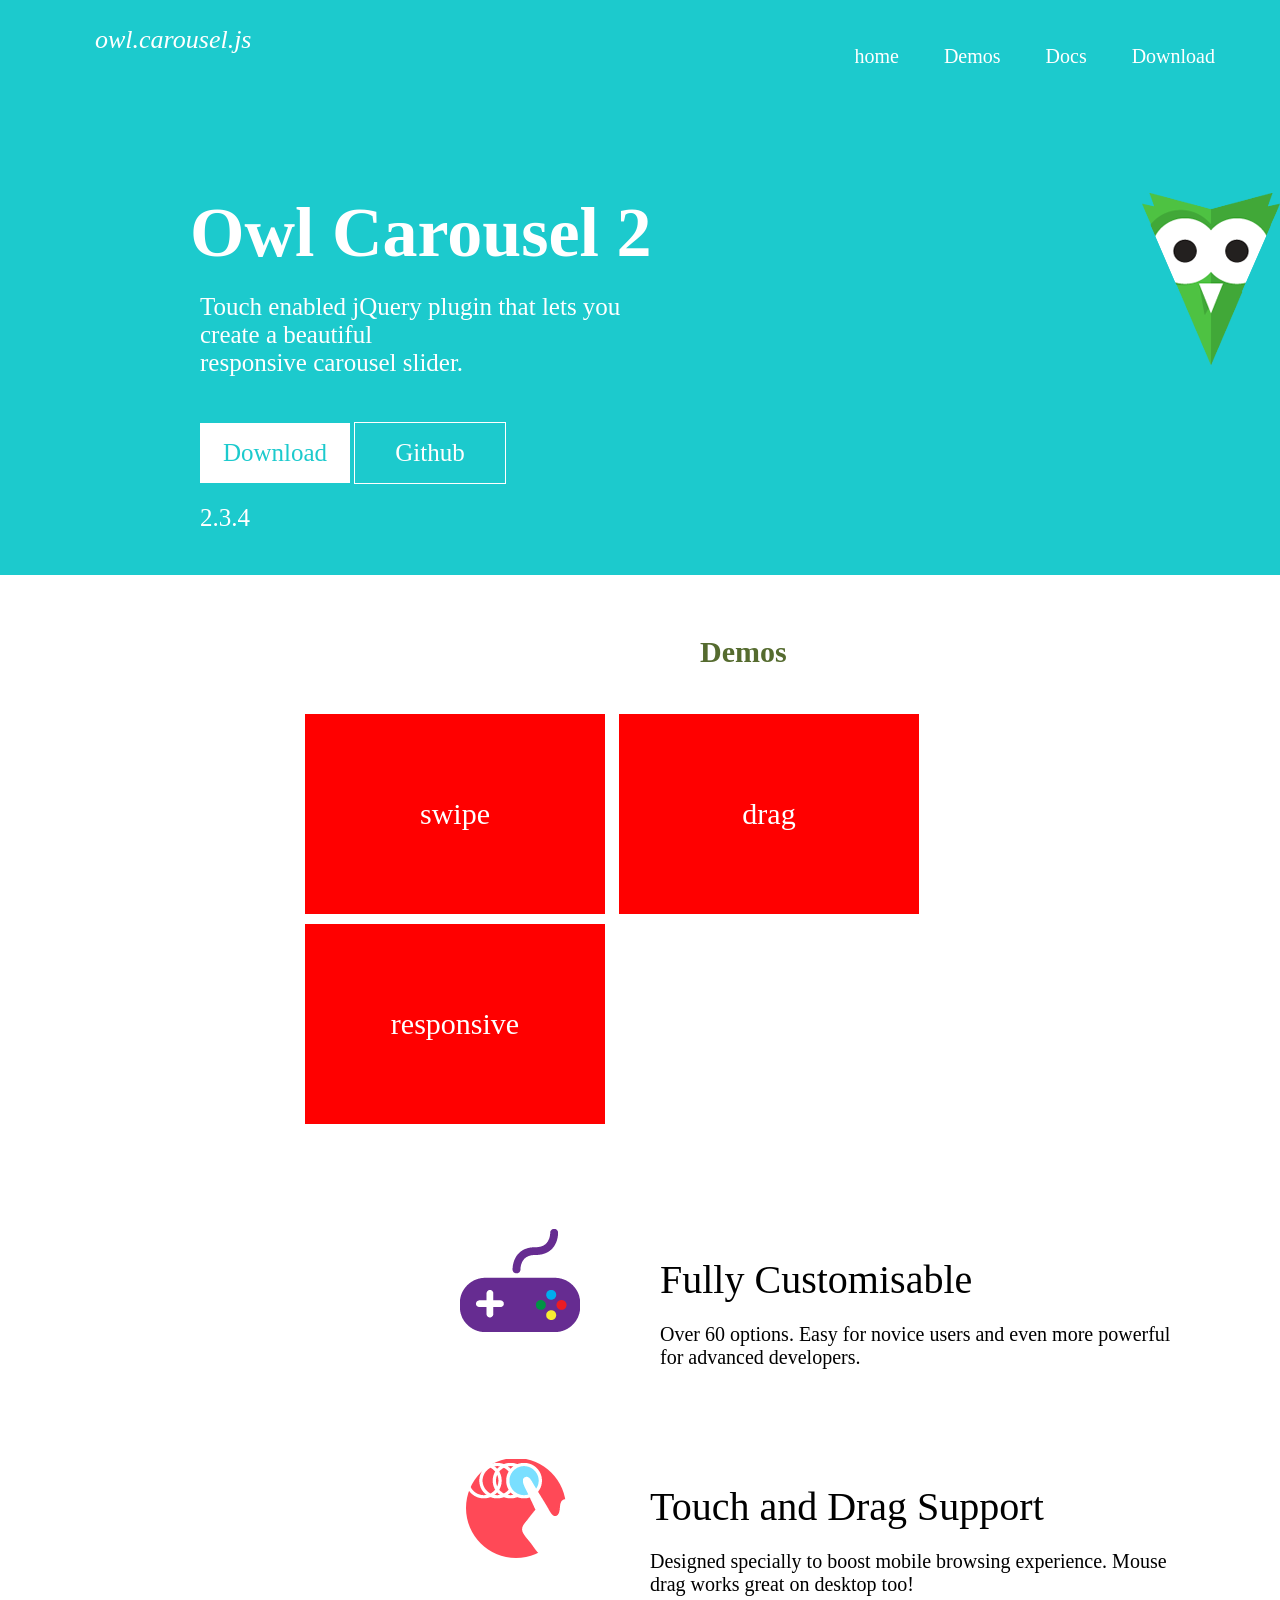
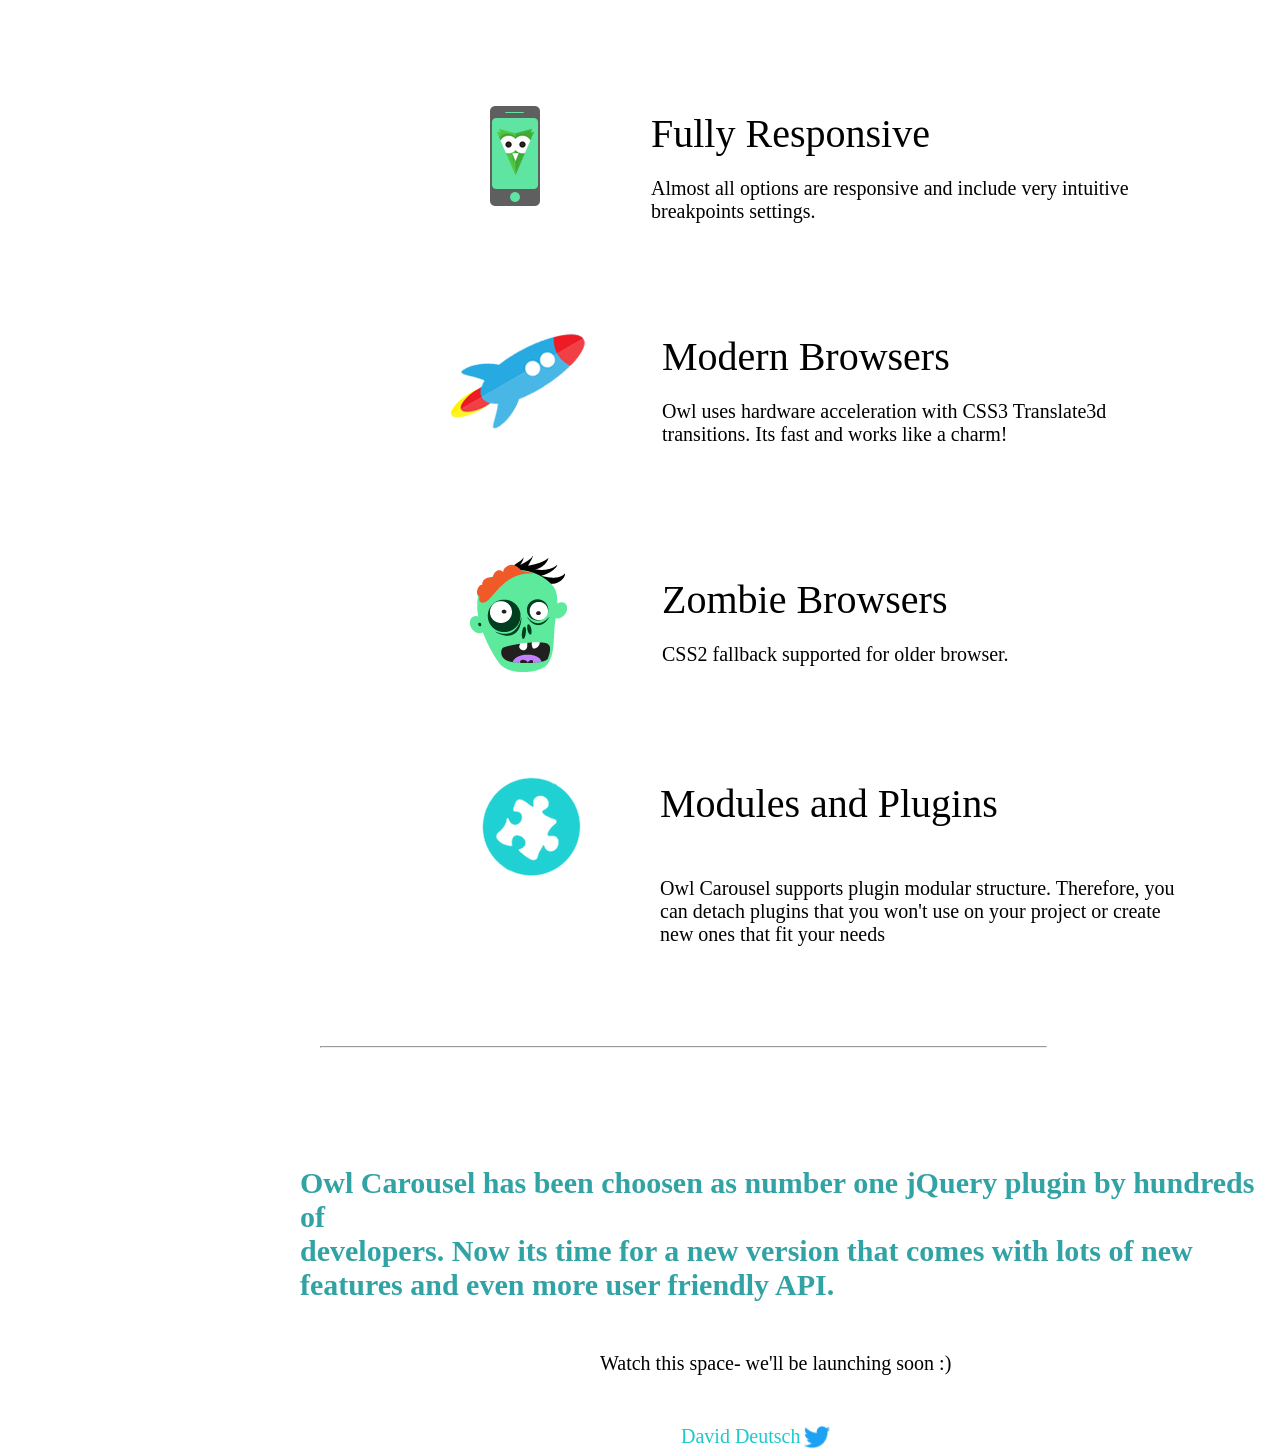
<file: index.html>
<!DOCTYPE html>
<html lang="en">
<head>
    <meta charset="UTF-8">
    <meta name="viewport" content="width=device-width, initial-scale=1.0">
    <title>Document</title>
    <link rel="stylesheet" href="style.css">
</head>
<body>
    <div class="navi">
        <i>owl.carousel.js</i>
        <ul>
            <li><a href="name.html">home</a></li>
            <li><a href="demos1.html">Demos</a></li>
            <li><a href="demo2.html">Docs</a></li>
            <li><a href="">Download</a></li>
        </ul>
    </div>
    <section id="home">
    <div class="main">
        <div class="content">
            <h1>Owl Carousel 2</h1>
            
            <p>Touch enabled jQuery plugin that lets you create a beautiful<br>
                responsive carousel slider.</p>
                <div class="download">
                    <div class="inner">Download</div>
                </div>
                <div class="github">
                    <div class="inner">Github</div>
                </div>
                <p>2.3.4</p><br>
              </div>
              <div class="logo">
                <img src="owl-logo.png" alt="">
              </div>
            </div>
    </section>
    <div class="A">
        <b>Demos</b>
    </div>
    <div class="n">
        <div class="xyz">swipe</div>
        <div class="xyz">drag</div>
        <div class="xyz">responsive</div>
    </div>
    <div class="rrr">
   <img src="feature-options.png" alt="">
    </div>
   <div class="mca">
    <h1>Fully Customisable</h1>
   <p>Over 60 options. Easy for novice users and even more powerful<br> for advanced developers.</p>
    </div>
    <div class="nnn">
        <img src="feature-drag.png" alt="">
    </div>
    <div class="rnd">
        <h1>Touch and Drag Support</h1>
        <p>Designed specially to boost mobile browsing experience. Mouse <br>drag works great on desktop too!</p>
        <div class="bca">
            <img src="feature-responsive.png" alt="">
        </div>
        <div class="bca1">
            <h1>Fully Responsive</h1>
            <p>Almost all options are responsive and include very intuitive<br>breakpoints settings.</p>
        </div>
        <div class="abc">
            <img src="feature-modern.png" alt="">
        </div>
        <div class="abc1" >
            <h1>Modern Browsers</h1>
            <p>Owl uses hardware acceleration with CSS3 Translate3d<br> transitions. Its fast and works like a charm! </p>
        </div>
        <div class="second">
            <img src="feature-zombie.png" alt="">
        </div>
        <div class="second1">
            <h1>Zombie Browsers</h1>
            <p>CSS2 fallback supported for older browser.</p>
        </div>
        <div class="top">
            <img src="feature-module.png">
        </div>
        <div class="top1">
            <h1>Modules and Plugins</h1>
            <p>Owl Carousel supports plugin modular structure. Therefore, you<br> can detach plugins that you won't use on your project or create<br> new ones that fit your needs</p>
        </div>
        <div class="border1"></div>
            <hr width="115%" style="margin-left: -330px;"><br>
    
    
        <div class="four">
            <h1>Owl Carousel has been choosen as number one jQuery plugin by hundreds of<br> developers. Now its time for a new version that comes with lots of new<br> features and even more user friendly API.</h1>
        </div>
        <div class="B2">
            <p>Watch this space- we'll be launching soon :)</p>
        </div>
        <div class="number">
            <p>David Deutsch</p>
        </div>
<div class="chek">
    <img src="free-twitter-logo-icon-2429-thumb.png" alt="" height="30px" width="30px">
</div>
</body>
</html>
</file>
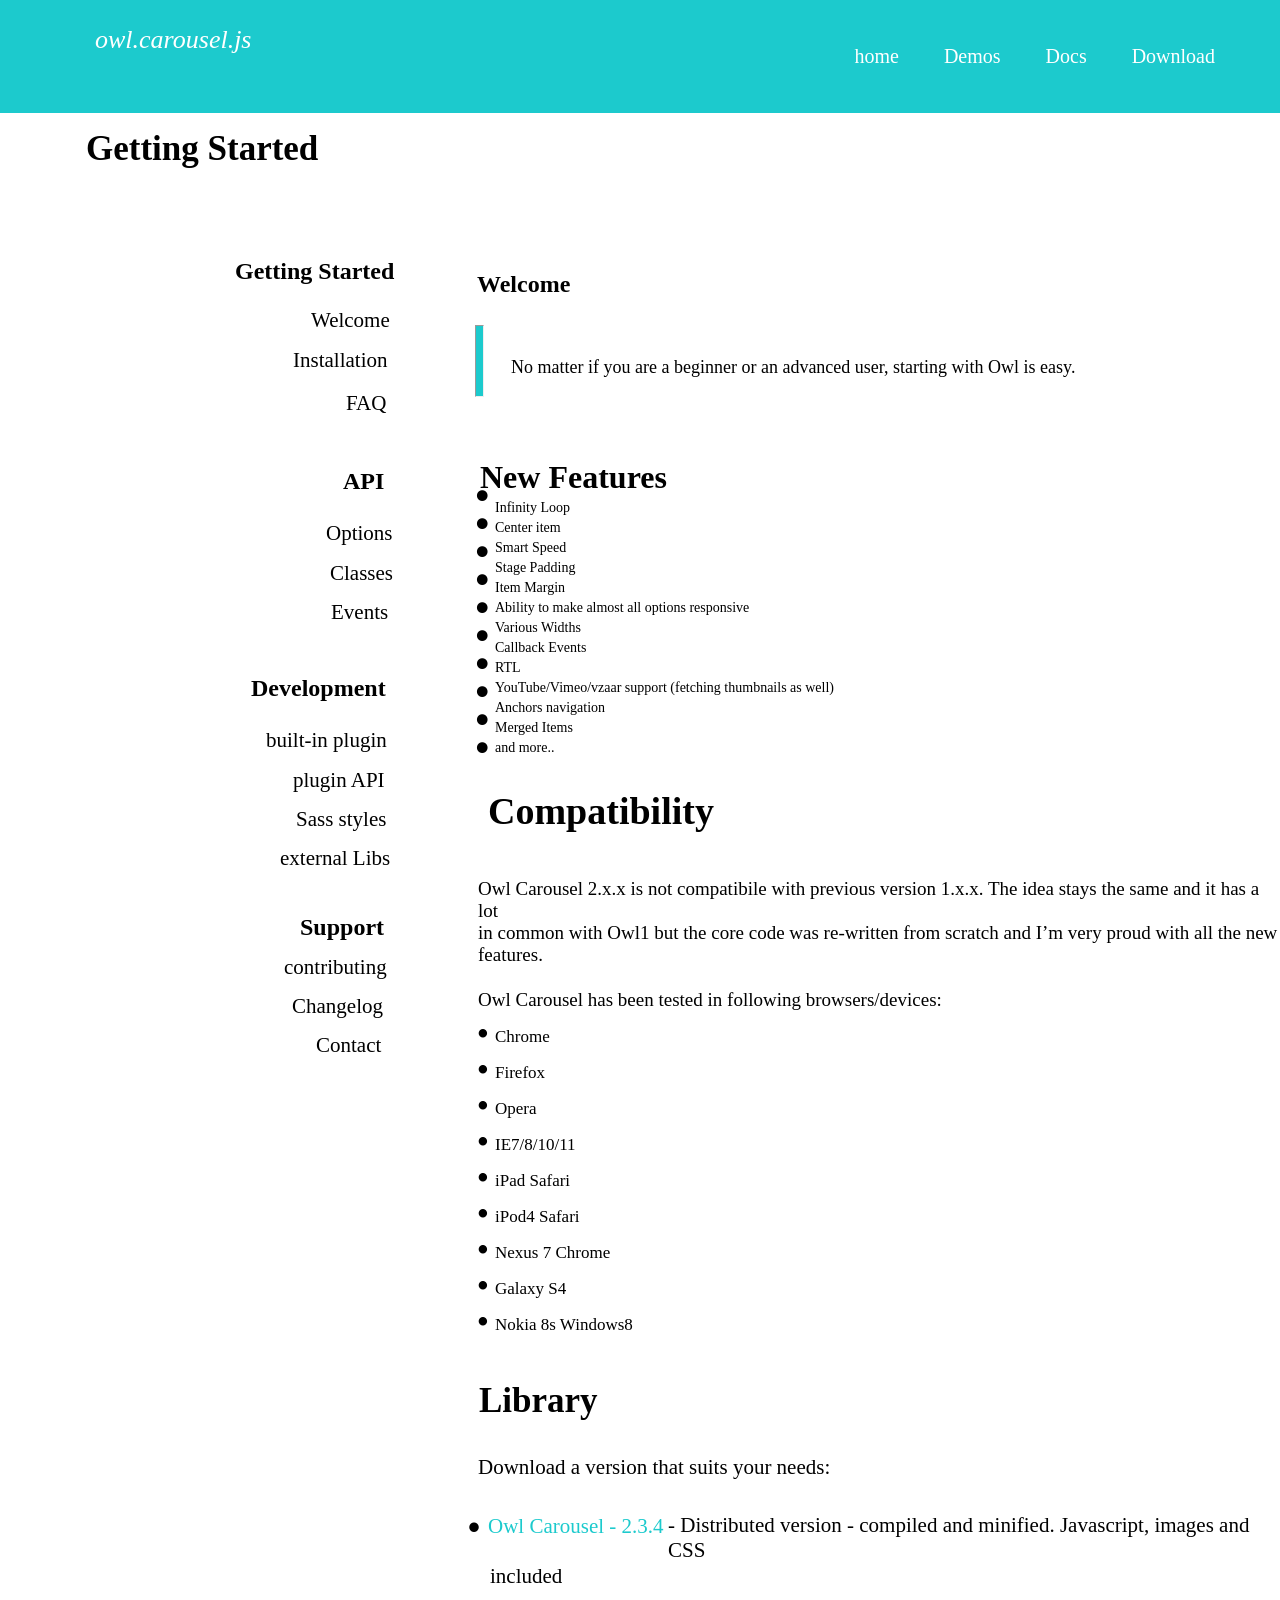
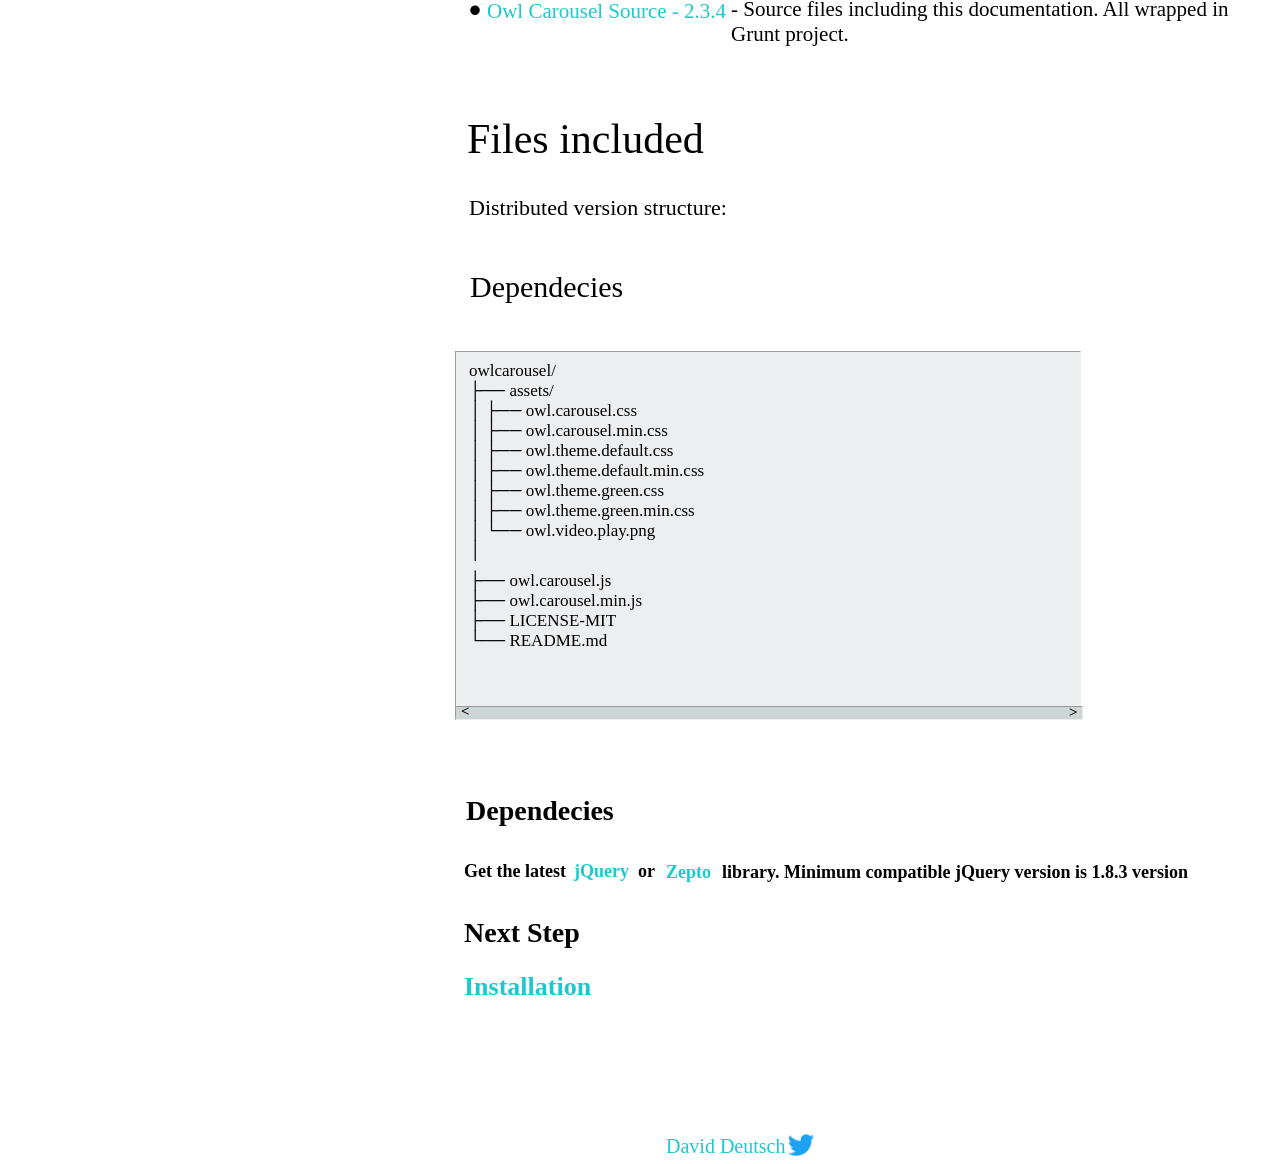
<file: demo2.html>
<!DOCTYPE html>
<html lang="en">
<head>
    <meta charset="UTF-8">
    <meta name="viewport" content="width=device-width, initial-scale=1.0">
    <title>Document</title>
    <link rel="stylesheet" href="style.css">
</head>
<body>
    <div class="navi">
        <i>owl.carousel.js</i>
        <ul>
            <li><a href="name.html">home</a></li>
            <li><a href="demos1.html">Demos</a></li>
            <li><a href="demo2.html">Docs</a></li>
            <li><a href="">Download</a></li>
        </ul>
    </div>
    <div class="pilo">
        <h1>Getting Started</h1>
    </div>
    <div class="men">
        <h1>Getting Started</h1>
    </div>
    <div class="naic">
        <p>Welcome</p>
    </div>
    <div class="r">
        <p>Installation</p>
    </div>
    <div class="n">
        <p>FAQ</p>
    </div>
    <div class="d">
     <h1>API</h1>
    </div>
    <div class="b">
        <p>Options</p>
    </div>
    <div class="c">
        <p>Classes</p>
    </div>
    <div class="e">
        <p>Events</p>
    </div>
    <div class="f">
     <h1>Development</h1>
    </div>
    <div class="g">
        <p>built-in plugin</p>
    </div>
    <div class="h">
        <p>plugin API</p>
    </div>
    <div class="j">
        <p>Sass styles</p>
    </div>
    <div class="k">
        <p>external Libs</p>
    </div>
    <div class="l">
        <h1>Support</h1>
    </div>
    <div class="m">
        <p>contributing</p>
    </div>
    <div class="o">
        <p>Changelog</p>
    </div>
    <div class="q">
        <p>Contact</p>
    </div>
    <div class="x">
        <h1>Welcome</h1>
    </div>
    <div class="z">
        <p>No matter if you are a beginner or an advanced user, starting with Owl is easy.</p>
    </div>
    <div class="fig">
        <hr width="30%" height="2%" style=" margin-top:-53px; display: flex"><br></hr>
</div>
    <div class="new">
        <h1>New Features</h1>
    </div>

    <div class="disc">
        <p>Infinity Loop</p>
        <p>Center item</p>
        <p>Smart Speed</p>
        <p>Stage Padding</p>
        <p>Item Margin</p>
        <p>Ability to make almost all options responsive</p>
        <p>Various Widths</p>
        <p>Callback Events</p>
        <p>RTL</p>
        <p>YouTube/Vimeo/vzaar support (fetching thumbnails as well)</p>
        <p>Anchors navigation</p>
        <p>Merged Items</p>
        <p>and more..</p>
    </div>
     <div class="disc1">
            <p>.</p>
            <p>.</p>
            <p>.</p>
            <p>.</p>
            <p>.</p>
            <p>.</p>
            <p>.</p>
            <p>.</p>
            <p>.</p>
            <p>.</p>
        </div>
    <div class="xl">
        <h1>Compatibility</h1>
    </div>
    <div class="wet">
        <p>Owl Carousel 2.x.x is not compatibile with previous version 1.x.x. The idea stays the same and it has a lot<br> in common with Owl1 but the core code was re-written from scratch and I’m very proud with all the new<br> features.</p>
    </div>
    <div class="poi">
        <p>Owl Carousel has been tested in following browsers/devices:</p>
    </div>
    <div class="nbv">
     <p>Chrome</p>
     <p>Firefox</p>
     <p>Opera</p>
     <p>IE7/8/10/11</p>
     <p>iPad Safari</p>
     <p>iPod4 Safari</p>
     <p>Nexus 7 Chrome</p>
     <p>Galaxy S4</p>
     <p>Nokia 8s Windows8</p>
    </div>
    <div class="vsc">
        <p>.</p>
        <p>.</p>
        <p>.</p>
        <p>.</p>
        <p>.</p>
        <p>.</p>
        <p>.</p>
        <p>.</p>
        <p>.</p>
    </div>
    <div class="jiv">
        <h1>Library</h1>
    </div>
    <div class="yuo">
        <p>Download a version that suits your needs:</p>
    </div>
    <div class="lup">
        <p>Owl Carousel - 2.3.4 </p>
    </div>
    <div class="mll">
        <p>.</p>
    </div>
    <div class="ree">
        <p>- Distributed version - compiled and minified. Javascript, images and CSS </p>
        <div class="ree1">
            <p>included</p>
        </div>
        
    </div>
    <div class="qp">
        <p>Owl Carousel Source - 2.3.4</p>
    </div>
    <div class="tii">
        <p>.</p>
    </div>
<div class="new">
    <p>- Source files including this documentation. All wrapped in Grunt project.</p>
</div>
<div class="ni">
    <p>Files included</p>
</div>
<div class="ol">
    <p>Distributed version structure:</p>
</div>
<div class="hot">
    <p>Dependecies</p>
</div>
<div class="vlo">
    <p>owlcarousel/<br>
        ├── assets/<br>
        │   ├── owl.carousel.css<br>
        │   ├── owl.carousel.min.css<br>
        │   ├── owl.theme.default.css<br>
        │   ├── owl.theme.default.min.css<br>
        │   ├── owl.theme.green.css<br>
        │   ├── owl.theme.green.min.css<br>
        │   └── owl.video.play.png<br>
        │</p>
        <div class="vlo1">
        <p>├── owl.carousel.js<br>
            ├── owl.carousel.min.js<br>
            ├── LICENSE-MIT<br>
            └── README.md</p>
        </div>
   </div>
   <div class="thig">
    <hr width="60%" height="2%" style=" margin-top:-300px; display: flex"><br></hr>
   </div>
   <div class="hiii">
    <hr width="60%" height="2%" style=" margin-top:-20px; display: flex"><br></hr>
   </div>
   <div class="nyy">
    <p>></p>
   </div>
   <div class="nyy1">
    <p><</p>
   </div>
   <div class="gem">
    <p>Dependecies</p>
   </div>
   <div class="mood">
    <p>Get the latest</p>

   <div class="mood1">
    <p> jQuery</p>
     </div>
     <div class="mood2">
        <p>or</p>
         </div>
         <div class="mood3">
            <p> library. Minimum compatible jQuery version is 1.8.3 version</p>
             </div>
             <div class="mood4">
                <p> Zepto</p>
            </div>
            <div class="ddd">
             <p>Next Step</p>
            </div>
            <div class="jjj">
                <p>Installation</p>
            </div>
            <div class="nsjhs">
                <p>David Deutsch</p>
            </div>
    <div class="nsjhs1">
        <img src="free-twitter-logo-icon-2429-thumb.png" alt="" height="30px" width="30px">
    </div>
</body>
</html>
</file>
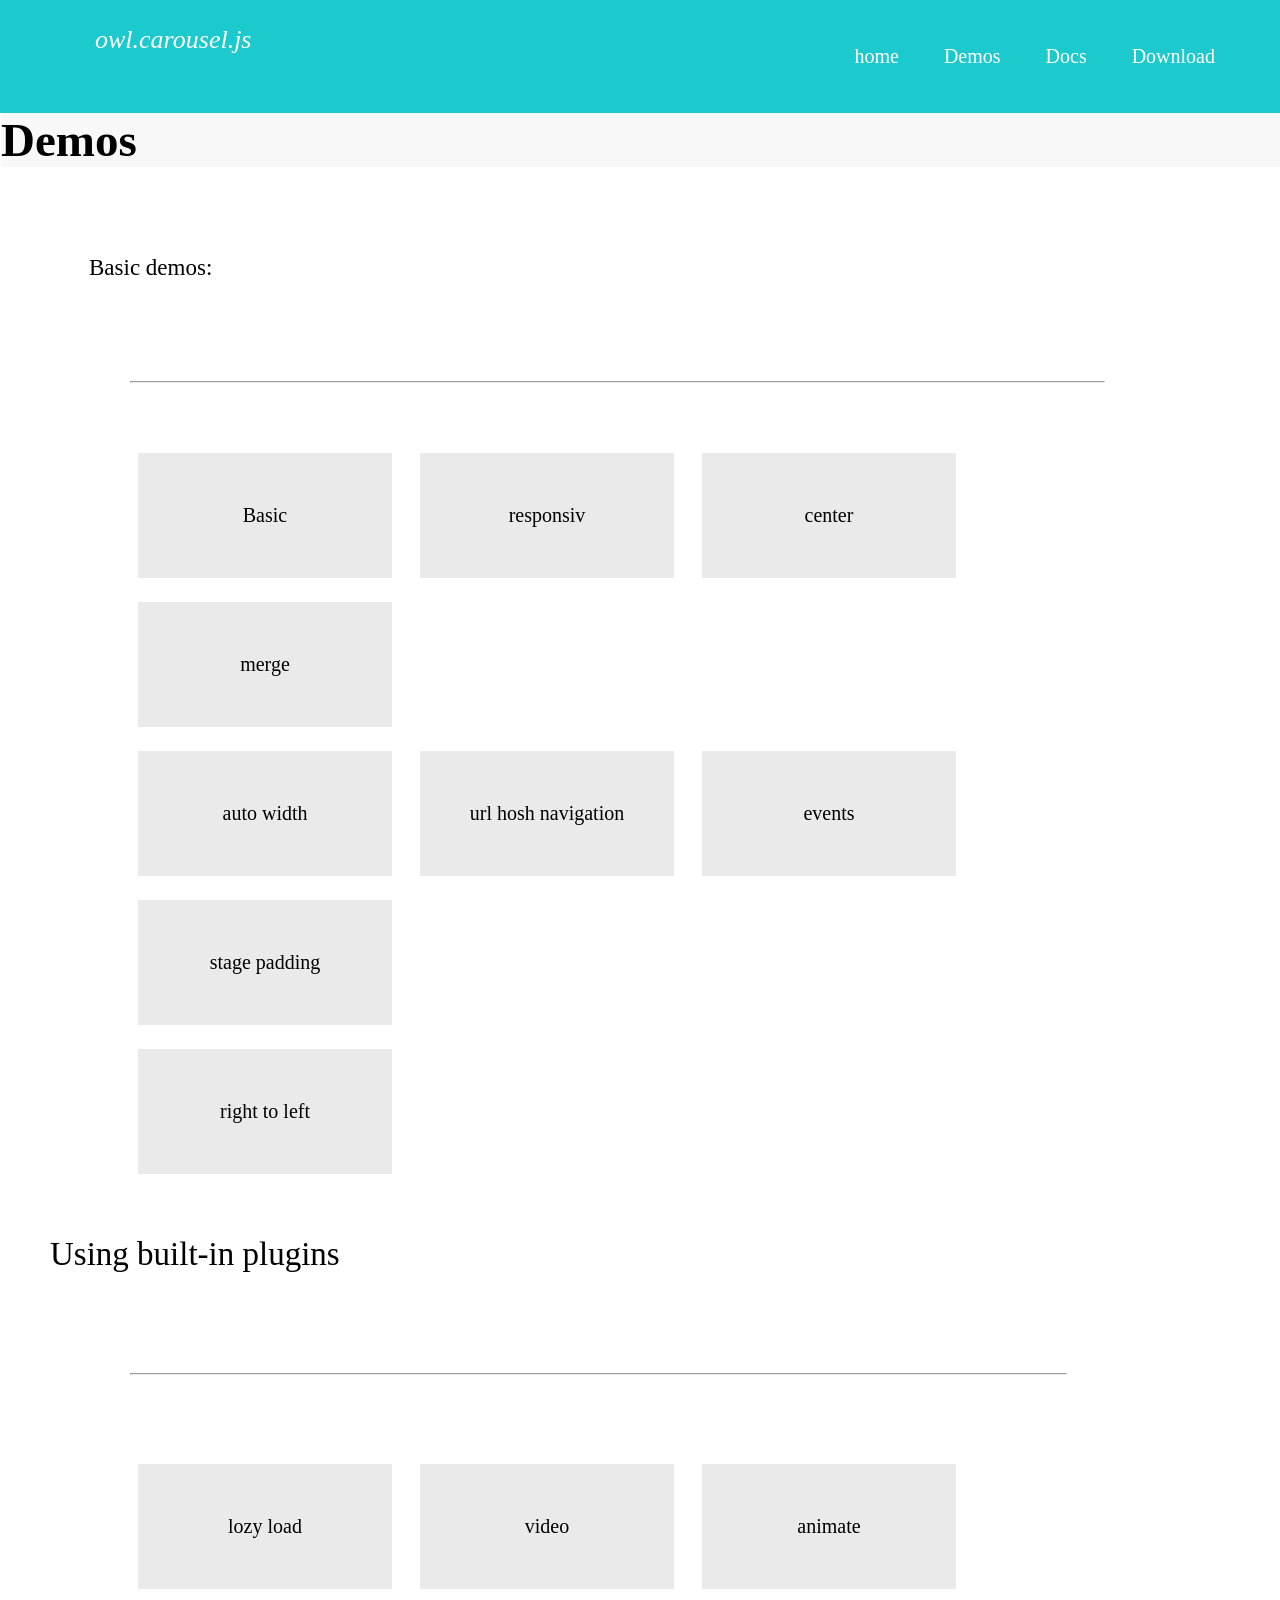
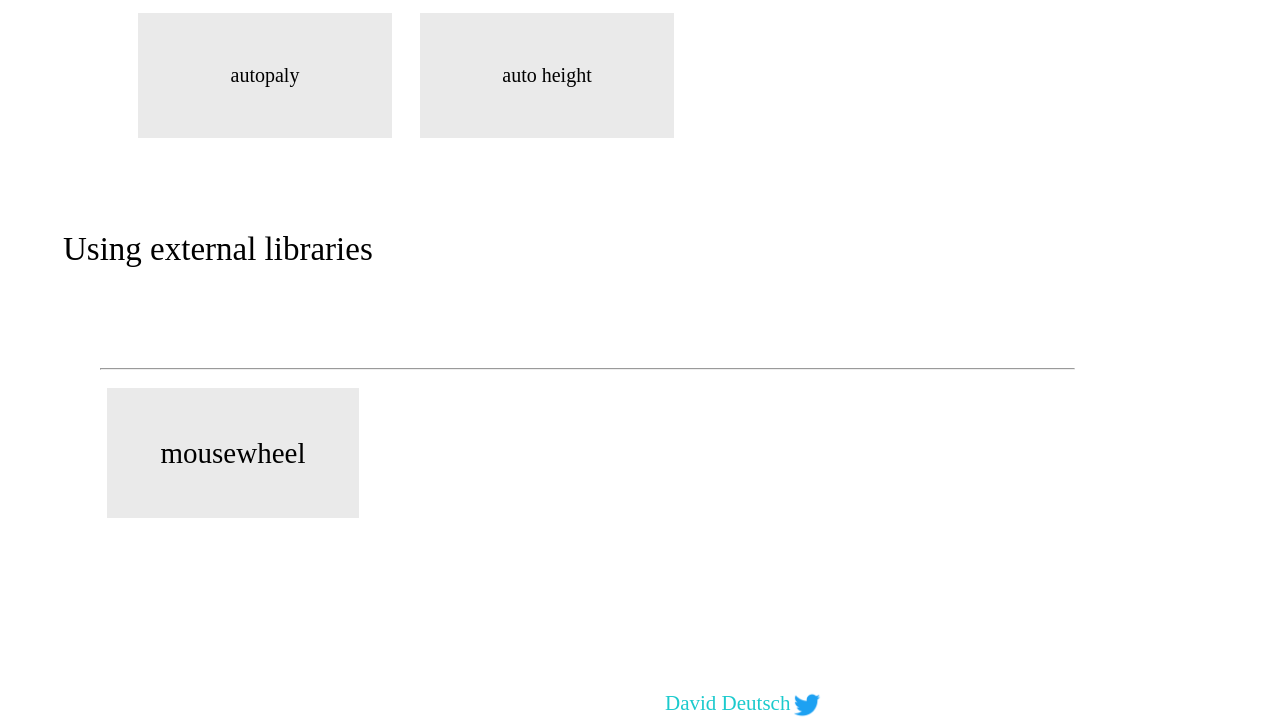
<file: demos1.html>
<!DOCTYPE html>
<html lang="en">
<head>
    <meta charset="UTF-8">
    <meta name="viewport" content="width=device-width, initial-scale=1.0">
    <title>Document</title>
    <link rel="stylesheet" href="style.css">
</head>
<body>
    <div class="navi">
        <i>owl.carousel.js</i>
        <ul>
            <li><a href="name.html">home</a></li>
            <li><a href="demos1.html">Demos</a></li>
            <li><a href="demo2.html">Docs</a></li>
            <li><a href="#">Download</a></li>
        </ul>
    </div>
    <div class="lilo">
           <h1>Demos</h1>
           <p>Basic demos:</p>
           <div class="border"></div>
            <hr width="76%" style="margin-left: 130px;"><br>
        </div>
        <div class="row">
        <div class="ai">Basic</div>
        <div class="ai">responsiv</div>
        <div class="ai">center</div>
        <div class="ai">merge</div><br>
        <div class="ai">auto width</div>
        <div class="ai">url hosh navigation</div>
        <div class="ai">events</div>
        <div class="ai">stage padding</div><br>
        <div class="ai">right to left</div>
    </div>
        <div class="lets">
            <p>Using built-in plugins</p>
            <div class="border"></div>
                <hr width="76%" style="margin-left: 80px;"><br>
          </div>
          <div class="row">
            <div class="ai">lozy load</div>
            <div class="ai">video</div>
            <div class="ai">animate</div>
            <div class="ai">autopaly</div>
            <div class="ai">auto height</div>
          </div>
          
        <div class="tex">
            <p>Using external libraries</p>
            <div class="border"></div>
                <hr width="76%" style="margin-left: 100px;"><br>
        </div>
        <div class="num">
        <div class="ai">mousewheel</div>
        </div>
        <div class="std">
            <p>David Deutsch</p>
        </div>
    
<div class="big">
    <img src="free-twitter-logo-icon-2429-thumb.png" alt="" height="30px" width="30px">
</div>
    </body>
</html>
</file>
<file: style.css>
*{
    margin: 0;
    padding: 0;
}
ul,li{
    display: inline;
    margin: 20px;
    margin-right:20px;
}
.navi{
     display: flex;
     justify-content: space-between;
     background-color: #1ccacd;
     padding: 25px;

}

ul,li,a{
    text-decoration: none;
    color:white;
    font-size: 20px;
    top: 10px;
}
.navi>i{
    color: white;
    font-size: 26px;
    margin-left:70px;
}
#home {
    background-color: #1ccacd;
}

.main {
    display: flex;
    font-size:  25px;
    color: white;
    margin-left: 100px;
    font-size: 1rem;
    
}
.logo {
    margin-left:460px;
    margin-top: 80px;
}
.content>p {
    font-size: 25px;
    margin-top: 20px;
    margin-left: 100px;
    margin-bottom: 25px;
}
.content>h1{
    font-size: 70px;
    margin-top: 80px;
    margin-left: 90px;


}

.download {
    margin-top: 20px;
    height: 60px;
    width: 150px;
    background-color: white;
    justify-content: center;
    align-items: center;
    color: #1ccacd;
    display: inline-flex;
    justify-content: center;
    align-items: center;
    flex-direction: row;
    margin-left: 100px;
    font-size:25px;
}

.github {
    margin-top: 20px;
    height: 60px;
    width: 150px;
    background-color: transparent;
    justify-content: center;
    align-items: center;
    display: inline-flex;
    justify-content: center;
    align-items: center;
    flex-direction: row;
    border: 1px solid white;
    color: white margin-left: 100px;
    font-size:25px;

}

.download:hover {
    color: white;
    background-color: red;
}

.github:hover {
    background-color: red;
}

.A {
    display: flex;
    font-size: 30px;
    margin-top: 60px;
    margin-left: 700px;
    color: darkolivegreen;
}

.n {
    padding-left: 300px;
    padding-right: 100px;
    margin-top: 40px;
}

.n>.xyz{
    font-size: 30px;
    display: inline-flex;
    height: 200px;
    width: 300px;
    /* flex-direction: column; */
    background-color: red;
    margin: 5px;
    color: white;
    /* text-align: center; */
    justify-content: center;
    align-items: center;
}

.rrr {
    margin-left: 460px;
    margin-top: 100px;
}

.mca{
    margin-left:660px;
    margin-top: -80px;
}

.mca>h1{
    font-size: 40px;
    font-weight:300;

}

.mca>p {
    font-size: 20px;
    margin-top: 20px;
}

.nnn {
    margin-left: 460px;
    margin-top: 90px;
}

.rnd{
    margin-left: 650px;
    margin-top: -80px;
}

.rnd>h1 {
    font-size: 40px;
    font-weight: 300;
}

.rnd>p {
    font-size: 20px;
    margin-top: 20px;
}

.bca {
    margin-left: -160px;
    margin-top: 110px;
}

.bca1 {
    margin-left: 1px;
    margin-top: -100px;
}

.bca1>h1 {
    font-size: 40px;
    font-weight: 300;
}

.bca1>p {
    font-size: 20px;
    margin-top: 20px;
}

.abc {
    margin-left: -200px;
    margin-top: 110px;
}

.abc1 {
    margin-left: 12px;
    margin-top: -100px;
}

.abc1>h1 {
    font-size: 40px;
    font-weight: 300;
}

.abc1>p {
    font-size: 20px;
    margin-top: 20px;
}

.second {
    margin-left: -180px;
    margin-top: 110px;
}

.second1 {
    margin-left: 12px;
    margin-top: -100px;
}

.second1>h1 {
    font-size: 40px;
    font-weight: 300;
}

.second1>p {
    font-size: 20px;
    margin-top: 20px;
}

.top {
    margin-left: -175px;
    margin-top: 110px;
}

.top1 {
    margin-left: 10px;
    margin-top: -200px;
}

.top1>h1 {
    font-size: 40px;
    font-weight: 300;
    margin-top:100px;
}

.top1>p {
    font-size: 20px;
    margin-top: 50px;
}
.border{
    border: #1ccacd;
    font-size: 10px;
    margin-left: -600px;
    margin-top: 100px;
    margin-left:-590px;
}

.border1{
    border: #1ccacd;
    font-size: 10px;
    margin-left: -600px;
    margin-top: 100px;
    margin-left:-590px;
}

.four>h1{
    font-size: 20px;
    margin-top: 100px;
    margin-left:-350px;
    font-weight: 500px;
    color: #31a3a5;
    font-size: 30px;
}

.B2>p{
    font-size: 20px;
    margin-top: 50px;
    margin-left:-50px;
}

.number>p {
    font-size: 20px;
    margin-top:50px;
    margin-left: 31px;
    color: #1ccacd;
}
.chek{
    margin-left: 152px;
    margin-top: -26px;
}
#demos{
    background-color: #1ccacd;
}


.lilo >h1{
    font-size:2.9375rem;
    background-color: rgb(248 248 248);
    font-weight: -614px;
    margin-top: 0px;
    margin-left: 1px;
}

.lilo >p{
       font-size:1.4375rem;
       font-weight:300;
       margin-top: 88px;
       margin-left: 89px;
}
.row{
    padding-left:126px;
    padding-right: 100px;
    margin-top:40px;
    box-sizing: initial;
}
.row>.ai{
    font-size: 20px;
    display: inline-flex;
    height: 125px;
    width: 254px;
    background-color: #eaeaea;
    margin: 12px;
    color:black;
    justify-content: center;
    align-items: center;
}
.ai:hover{
    color: white;
    background-color: #1ccacd;
}
.lets{
    background: white;
    font-size: 33px;
    font-weight: 300;
    margin-top: 50px;
    margin-left: 50px;
}
.xyz>.box{
      font-size: 29px
      display: inline-flex;
      height: 125px;
      width: 261px;
      background-color: white;
      margin: 12px;
      color: black;
      justify-content:center;
      align-items: center;
    }

    .box:hover{
        color: white;
        background-color: #1ccacd;
    }
.tex >p{
    font-size:33px;
    margin-top: 81px;
    margin-left: 63px;
    margin-bottom: 51px;
    color: black;
    }
    
    .num>.ai{
    font-size: 29px;
    display: inline-flex;
    height:130px;
    width: 252px;
    background-color: #eaeaea;
    margin-left: 107px;
    color:black;
    justify-content: center;
    align-items: center;
    }
 .ai:hover{
    color: white;
    background-color: #1ccacd;
 }
.std >p {
    font-size: 21px;
    margin-top: 173px;
    margin-left: 665px;
    color: #1ccacd;
}

.big{
    margin-left: 792px;
    margin-top: -26px;
}

.pilo >h1{
    font-size:35px;
    background-color:  rgb(255, 255, 255);
    font-weight: -614;
    margin-top:16px;
    margin-left: 86px;
}

.men >h1{
    font-size:24px;
    font-weight: -614;
    margin-top:89px;
    margin-left: 235px;
}
.naic >p{
    font-size:21px;
    font-weight: -614;
    margin-top:23px;
    margin-left: 311px;
}
.r >p{
    font-size:21px;
    font-weight: -614;
    margin-top: 15px;
    margin-left:293px;
}
.n >p{
    font-size: 21px;
    font-weight: -614;
    margin-top: -22px;
    margin-left: 46px;
}
.d >h1{
    font-size:24px;
    font-weight: -614;
    margin-top: 52px;
    margin-left: 343px;
}
.b >p{
    font-size:21px;
    font-weight: -614;
    margin-top: 26px;
    margin-left: 326px;
}
.c >p{
    font-size:21px;
    font-weight: -614;
    margin-top: 15px;
    margin-left: 330px;
}
.e >p{
    font-size: 21px;
    font-weight: -614;
    margin-top: 14px;
    margin-left:331px;
}
.f >h1{
    font-size:24px;
    font-weight: -614;
    margin-top:50px;
    margin-left: 251px;
}

.g >p{
    font-size:21px;
    font-weight: -614;
    margin-top: 26px;
    margin-left:266px;
}
.h >p{
    font-size:21px;
    font-weight: -614;
    margin-top: 15px;
    margin-left: 293px;
}
.j >p{
    font-size: 21px;
    font-weight: -614;
    margin-top: 14px;
    margin-left: 296px;
}
.k >p{
    font-size: 21px;
    font-weight: -614;
    margin-top: 14px;
    margin-left: 280px
}
.l >h1{
    font-size: 24px;
    font-weight: -614;
    margin-top:43px;
    margin-left: 300px;
}
.m >p{
    font-size: 21px;
    font-weight: -614;
    margin-top: 14px;
    margin-left: 284px;
}
.o >p{
    font-size: 21px;
    font-weight: -614;
    margin-top: 14px;
    margin-left: 292px;
}
.q >p{
    font-size: 21px;
    font-weight: -614;
    margin-top: 14px;
    margin-left:316px;
}
.x >h1{
    font-size: 24px;
    font-weight: -614;
    margin-top:-787px;
    margin-left: 477px;
}
.z >p{
    font-size: 18px;
    font-weight: -614;
    margin-top: 59px;
    margin-left: 511px;
}
.fig >hr{
    background-color: #1ccacd;
    height:70px;
    width: 7px;
    font-size: 76px;
    font-weight:-645;
    margin-top:-65px;
    margin-left: 475px;
}
.bo >p{
    color #1ccacd;
    height: 10px;
    width: 10px;
    font-size:  76px;
    font-weight: -645;
    margin-top: -65px;
    margin-left: 475px;
}
.new >h1{
    font-size: :26px;
    font-weight:-614;
    margin-top:44px;
    margin-left:480px;
}
.disc >p{
    color: black;
    font-size:14px;
    font-weight: -614;
    margin-top: 4px;
    margin-left: 495px;
}
.disc1 >p{
    color: black;
    font-size: 90px;
    font-weight: -614;
    margin-bottom: -131px;
    margin-top: -86px;
    margin-left: 471px;
    border-top-width: -88px;
}
.li{
    color:black;
    font-size: 67px;
    font-weight: -614;
    margin-bottom:343px;
    margin-top: -393px;
    margin-left: 475px;
}
.net >p{
    color:black;
    font-size: 67px;
    font-weight: -614;
    margin-bottom:343px;
    margin-top: -393px;
    margin-left: 475px;
}
.xl >h1{
    color: black;
    font-size:38px;
    font-weight: -614;
    margin-top: 250px;
    margin-left: 488px;
}
.wet >p{
    color: black;
    font-size:19px;
    font-weight: -614;
    margin-top: 45px;
    margin-left: 478px;
}
.poi >p{
    color: black;
    font-size:19px;
    font-weight: -614;
    margin-top: 23px;
    margin-left: 478px;
}
.nbv >p{
    color: black;
    font-size:17px;
    font-weight: -614;
    margin-top: 16px;
    margin-left: 495px;
}
.vsc >p{
    color: black;
    font-size: 71px;
    font-weight: -614;
    margin-bottom: -117px;
    margin-left: 474px;
    margin-top: -74px;
    border-top-width: 142px;
}
.jiv >h1{
    color: black;
    font-size: 35px;
    font-weight: -614;
    margin-top: 237px;
    margin-left: 479px;
}
.yuo >p{
    color: black;
    font-size: 21px;
    font-weight: -614;
    margin-top: 34px;
    margin-left: 478px;
}
.lup >p{
    color:#1ccacd;
    font-size: 21px;
    font-weight: -614;
    margin-top: 34px;
    margin-left: 488px;
}
.mll >p{
    color: black;
    font-size: 80px;
    font-weight: -614;
    margin-top: -80px;
    margin-left: 464px;
} 
.ree1 >p{
    color: black;
    font-size:21px;
    font-weight: -614;
    margin-top: 1px;
    margin-left: 490px;
}
.ree >p{
    color: black;
    font-size:21px;
    font-weight: -614;
    margin-top: -37px;
    margin-left: 668px;
}
.qp >p{
    color:#1ccacd;
    font-size:21px;
    font-weight: -614;
    margin-top:  10px;
    margin-left: 487px;
}
.tii >p{
    color: black;
    font-size:80px;
    font-weight: -614;
    margin-top: -82px;
    margin-left: 465px;
}
.new >p{
    color: black;
    font-size:21px;
    font-weight: -614;
    margin-top:  -36px;
    margin-left: 731px;
}
.ni >p{
    color:black;
    font-size:42px;
    font-weight: -614;
    margin-top: 68px;
    margin-left: 467px;
}
.ol >p{
    color: black;
    font-size:22px;
    font-weight: -614;
    margin-top: 32px;
    margin-left: 469px;
} 
.hot >p{
    color: black;
    font-size: 30px;
    font-weight: -614;
    margin-top: 49px;
    margin-left: 470px;
}
.vlo >p{
    color: black;
    font-size: 17px;
    font-weight: -614;
    margin-top: 57px;
    margin-left: 469px;
}
.vlo1 >p{
    color: black;
    font-size: 17px;
    font-weight: -614;
    margin-top: 10px;
    margin-left: 469px;
}
.thig >hr{
    background-color: #ecefef;
    height: 355px;
    width: 624px;
    font-size: 76px;
    font-weight: -645;
    margin-top: -65px;
    margin-left: 455px;
}
.hiii >hr{
    background-color: #ced5d5;
    height:12px;
    width: 626px;
    font-size: 76px;
    font-weight: -645;
    margin-top: -65px;
    margin-left: 455px;
}
.nyy >p{
    color: black;
    font-size: 15px;
    font-weight: 600;
    margin-top: -34px;
    margin-left: 1069px;
}
.nyy1 >p{
    color: black;
    font-size:  15px;
    font-weight: 600;
    margin-top: -18px;
    margin-left: 461px;

}
.gem >p{
    color: black;
    font-size: 28px;
    font-weight: 600;
    margin-top: 75px;
    margin-left: 466px;
}
.mood >p{
    color: black;
    font-size: 18px;
    font-weight: 600;
    margin-top: 34px;
    margin-left: 464px;
}
.mood1 >p{
    color:#1ccacd;
    font-size:18px;
    font-weight:  600;
    margin-top: -21px;
    margin-left: 574px;;
}
.mood2 >p{
    color: black;
    font-size: 18px;
    font-weight:600;
    margin-top: -21px;
    margin-left: 638px;
}
.mood3 >p{
    color: black;
    font-size:18px;
    font-weight: 600;
    margin-top:-20px;
    margin-left: 722px;
}
.mood4 >p{
    color: #1ccacd;
    font-size: 18px;
    font-weight: 600;
    margin-top: -21px;
    margin-left: 666px;
}
.ddd >p{
    color: black;
    font-size: 28px;
    font-weight: 600;
    margin-top: 34px;
    margin-left: 464px;
}
.jjj >p{
    color:#1ccacd;
    font-size: 26px;
    font-weight: 600;
    margin-top: 23px;
    margin-left: 464px;
}
.nsjhs{
    font-size: 20px;
    margin-top: 133px;
    margin-left: 666px;
    color: #1ccacd;
}   


.nsjhs1{
    margin-left: 786px;
    margin-top: -28px;
}
</file>
